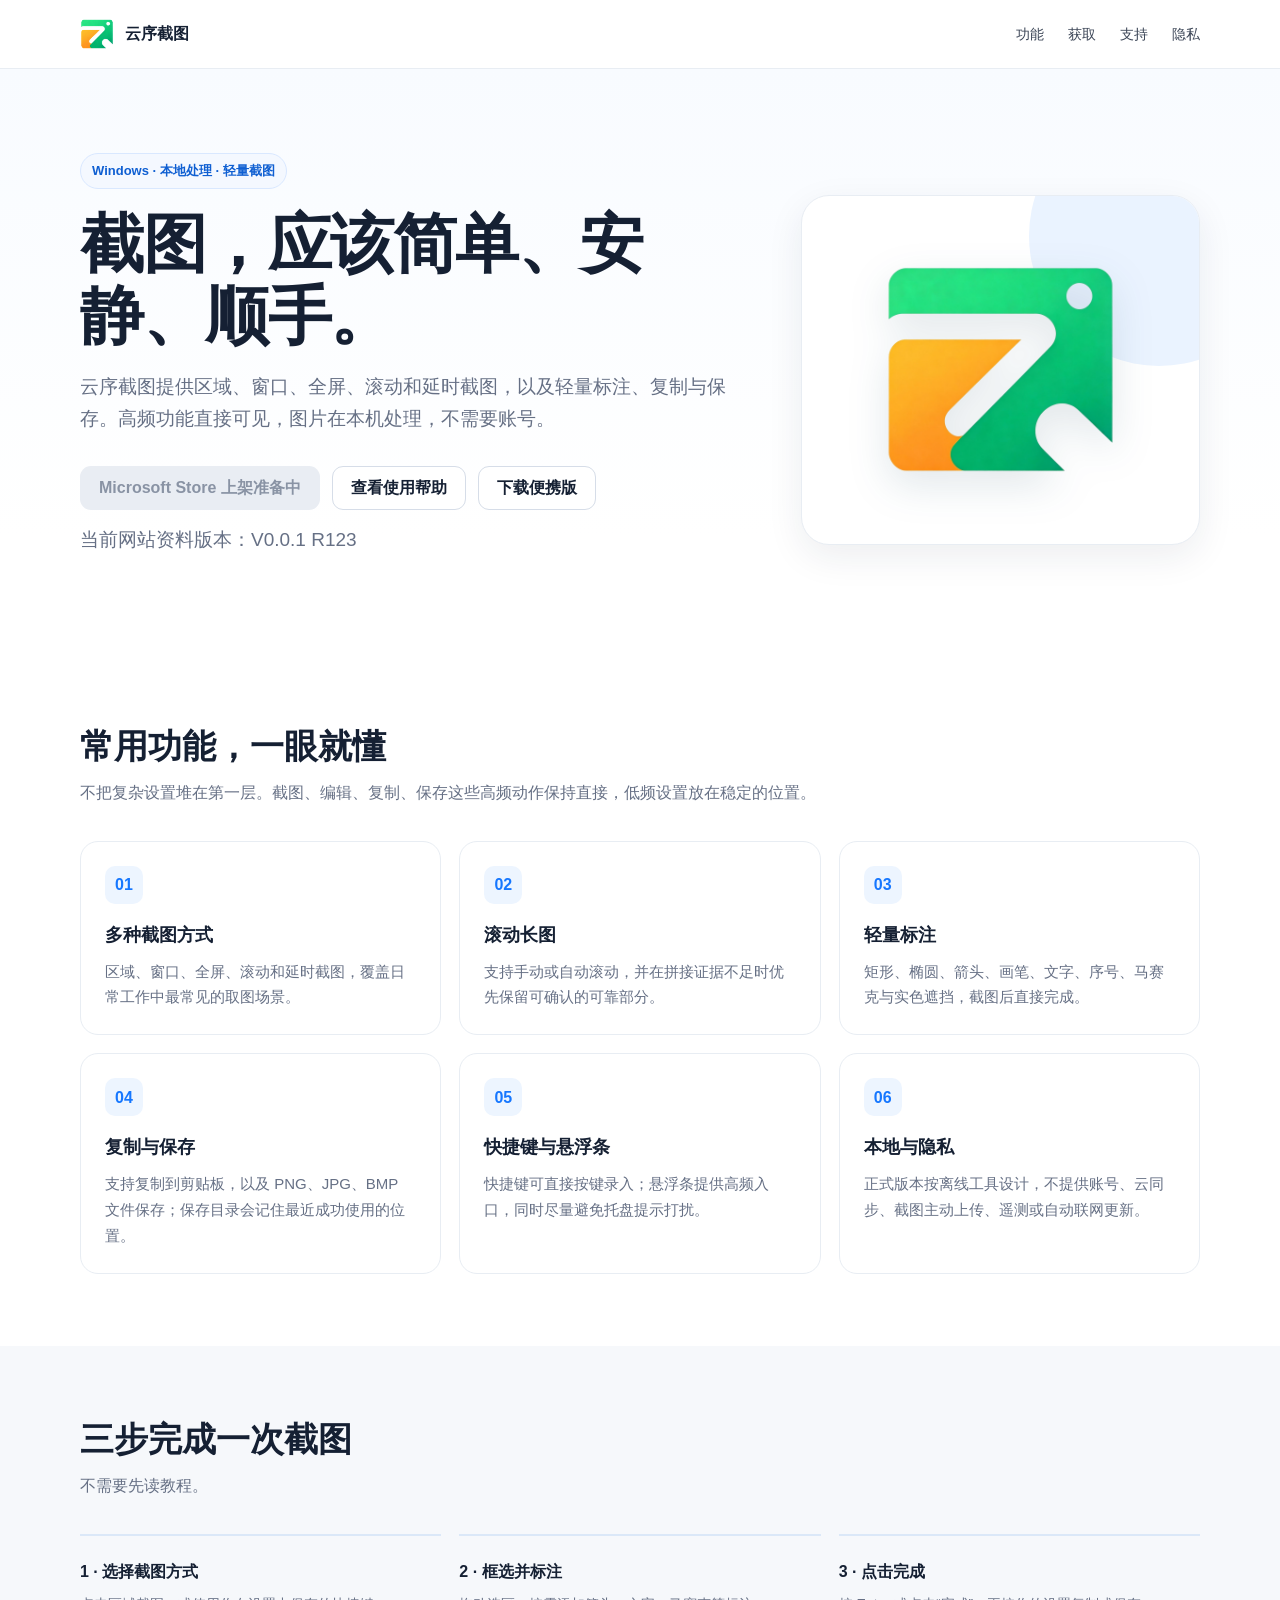
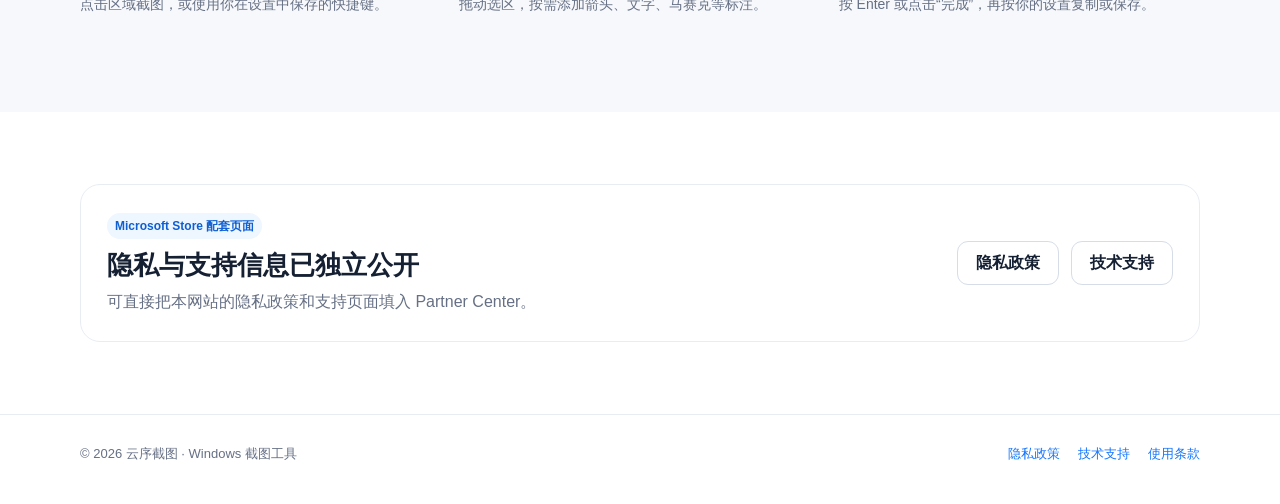
<file: index.html>
<!doctype html><html lang="zh-CN"><head><title>云序截图｜轻量、安静的 Windows 截图工具</title><meta name="description" content="云序截图是一款面向 Windows 的本地截图工具，支持区域、窗口、全屏、滚动、延时截图和轻量标注。"><meta charset="utf-8"><meta name="viewport" content="width=device-width,initial-scale=1"><meta name="color-scheme" content="light"><link rel="icon" href="assets/favicon.png"><link rel="apple-touch-icon" href="assets/apple-touch-icon.png"><link rel="stylesheet" href="assets/style.css"><script defer src="assets/site-config.js"></script><script defer src="assets/app.js"></script></head><body class=""><header class="topbar"><div class="wrap nav"><a class="brand" href="index.html"><img src="assets/favicon.png" alt=""><span>云序截图</span></a><nav class="navlinks" aria-label="主导航"><a href="index.html#features">功能</a><a href="download.html">获取</a><a href="support.html">支持</a><a href="privacy.html">隐私</a></nav></div></header><main><section class="hero"><div class="wrap hero-grid"><div><span class="eyebrow">Windows · 本地处理 · 轻量截图</span><h1>截图，应该简单、安静、顺手。</h1><p>云序截图提供区域、窗口、全屏、滚动和延时截图，以及轻量标注、复制与保存。高频功能直接可见，图片在本机处理，不需要账号。</p><div class="actions"><a class="btn primary" data-store-link aria-disabled="true">Microsoft Store 上架准备中</a><a class="btn secondary" href="support.html">查看使用帮助</a><a class="btn secondary" data-portable-link hidden>下载便携版</a></div><p class="small" style="margin-top:14px">当前网站资料版本：<span data-version>V0.0.1</span> <span data-revision>R123</span></p></div><div class="hero-card"><img src="assets/app_logo.png" alt="云序截图应用图标"></div></div></section>
<section class="section" id="features"><div class="wrap"><h2>常用功能，一眼就懂</h2><p class="lead">不把复杂设置堆在第一层。截图、编辑、复制、保存这些高频动作保持直接，低频设置放在稳定的位置。</p><div class="grid">
<div class="card"><div class="icon">01</div><h3>多种截图方式</h3><p>区域、窗口、全屏、滚动和延时截图，覆盖日常工作中最常见的取图场景。</p></div>
<div class="card"><div class="icon">02</div><h3>滚动长图</h3><p>支持手动或自动滚动，并在拼接证据不足时优先保留可确认的可靠部分。</p></div>
<div class="card"><div class="icon">03</div><h3>轻量标注</h3><p>矩形、椭圆、箭头、画笔、文字、序号、马赛克与实色遮挡，截图后直接完成。</p></div>
<div class="card"><div class="icon">04</div><h3>复制与保存</h3><p>支持复制到剪贴板，以及 PNG、JPG、BMP 文件保存；保存目录会记住最近成功使用的位置。</p></div>
<div class="card"><div class="icon">05</div><h3>快捷键与悬浮条</h3><p>快捷键可直接按键录入；悬浮条提供高频入口，同时尽量避免托盘提示打扰。</p></div>
<div class="card"><div class="icon">06</div><h3>本地与隐私</h3><p>正式版本按离线工具设计，不提供账号、云同步、截图主动上传、遥测或自动联网更新。</p></div>
</div></div></section>
<section class="section alt"><div class="wrap"><h2>三步完成一次截图</h2><p class="lead">不需要先读教程。</p><div class="steps"><div class="step"><b>1 · 选择截图方式</b><span>点击区域截图，或使用你在设置中保存的快捷键。</span></div><div class="step"><b>2 · 框选并标注</b><span>拖动选区，按需添加箭头、文字、马赛克等标注。</span></div><div class="step"><b>3 · 点击完成</b><span>按 Enter 或点击“完成”，再按你的设置复制或保存。</span></div></div></div></section>
<section class="section"><div class="wrap"><div class="store-panel"><div><span class="tag">Microsoft Store 配套页面</span><h2 style="font-size:26px;margin:10px 0 6px">隐私与支持信息已独立公开</h2><p class="lead" style="margin:0">可直接把本网站的隐私政策和支持页面填入 Partner Center。</p></div><div class="actions"><a class="btn secondary" href="privacy.html">隐私政策</a><a class="btn secondary" href="support.html">技术支持</a></div></div></div></section></main><footer class="footer"><div class="wrap footer-row"><div>© 2026 云序截图 · Windows 截图工具</div><div class="footer-links"><a href="privacy.html">隐私政策</a><a href="support.html">技术支持</a><a href="terms.html">使用条款</a></div></div></footer></body></html>
</file>
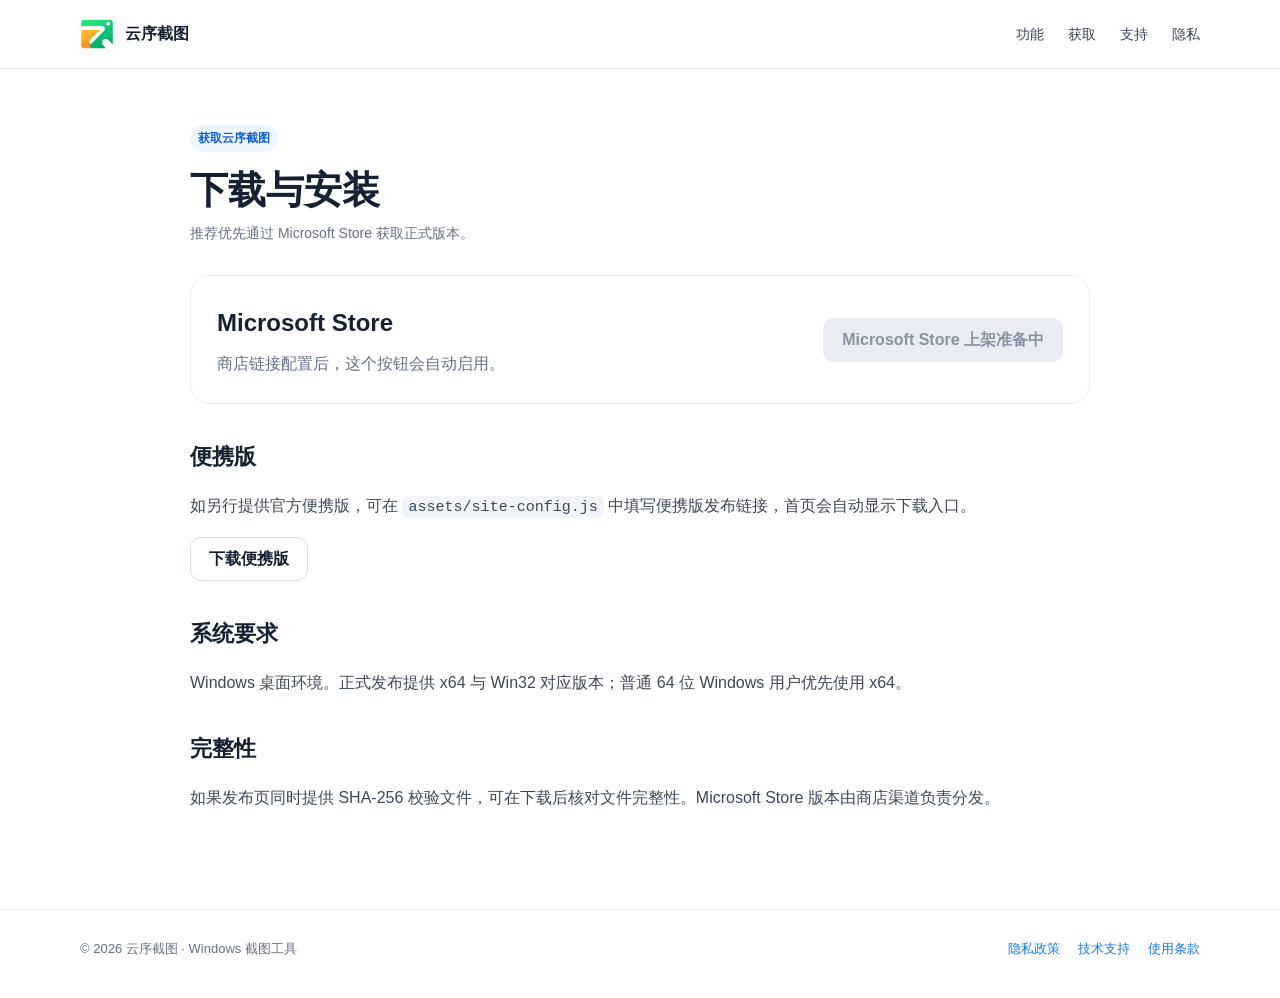
<file: download.html>
<!doctype html><html lang="zh-CN"><head><title>下载｜云序截图</title><meta name="description" content="通过 Microsoft Store 或官方便携渠道获取云序截图。"><meta charset="utf-8"><meta name="viewport" content="width=device-width,initial-scale=1"><meta name="color-scheme" content="light"><link rel="icon" href="assets/favicon.png"><link rel="apple-touch-icon" href="assets/apple-touch-icon.png"><link rel="stylesheet" href="assets/style.css"><script defer src="assets/site-config.js"></script><script defer src="assets/app.js"></script></head><body class="legal-page"><header class="topbar"><div class="wrap nav"><a class="brand" href="index.html"><img src="assets/favicon.png" alt=""><span>云序截图</span></a><nav class="navlinks" aria-label="主导航"><a href="index.html#features">功能</a><a href="download.html">获取</a><a href="support.html">支持</a><a href="privacy.html">隐私</a></nav></div></header><main class="legal"><div class="wrap paper"><span class="tag">获取云序截图</span><h1>下载与安装</h1><div class="meta">推荐优先通过 Microsoft Store 获取正式版本。</div><div class="store-panel"><div><h2 style="font-size:24px;margin:0 0 6px">Microsoft Store</h2><p style="margin:0;color:var(--muted)">商店链接配置后，这个按钮会自动启用。</p></div><a class="btn primary" data-store-link aria-disabled="true">Microsoft Store 上架准备中</a></div><h2>便携版</h2><p>如另行提供官方便携版，可在 <span class="code">assets/site-config.js</span> 中填写便携版发布链接，首页会自动显示下载入口。</p><a class="btn secondary" data-portable-link hidden>下载便携版</a><h2>系统要求</h2><p>Windows 桌面环境。正式发布提供 x64 与 Win32 对应版本；普通 64 位 Windows 用户优先使用 x64。</p><h2>完整性</h2><p>如果发布页同时提供 SHA-256 校验文件，可在下载后核对文件完整性。Microsoft Store 版本由商店渠道负责分发。</p></div></main><footer class="footer"><div class="wrap footer-row"><div>© 2026 云序截图 · Windows 截图工具</div><div class="footer-links"><a href="privacy.html">隐私政策</a><a href="support.html">技术支持</a><a href="terms.html">使用条款</a></div></div></footer></body></html>
</file>
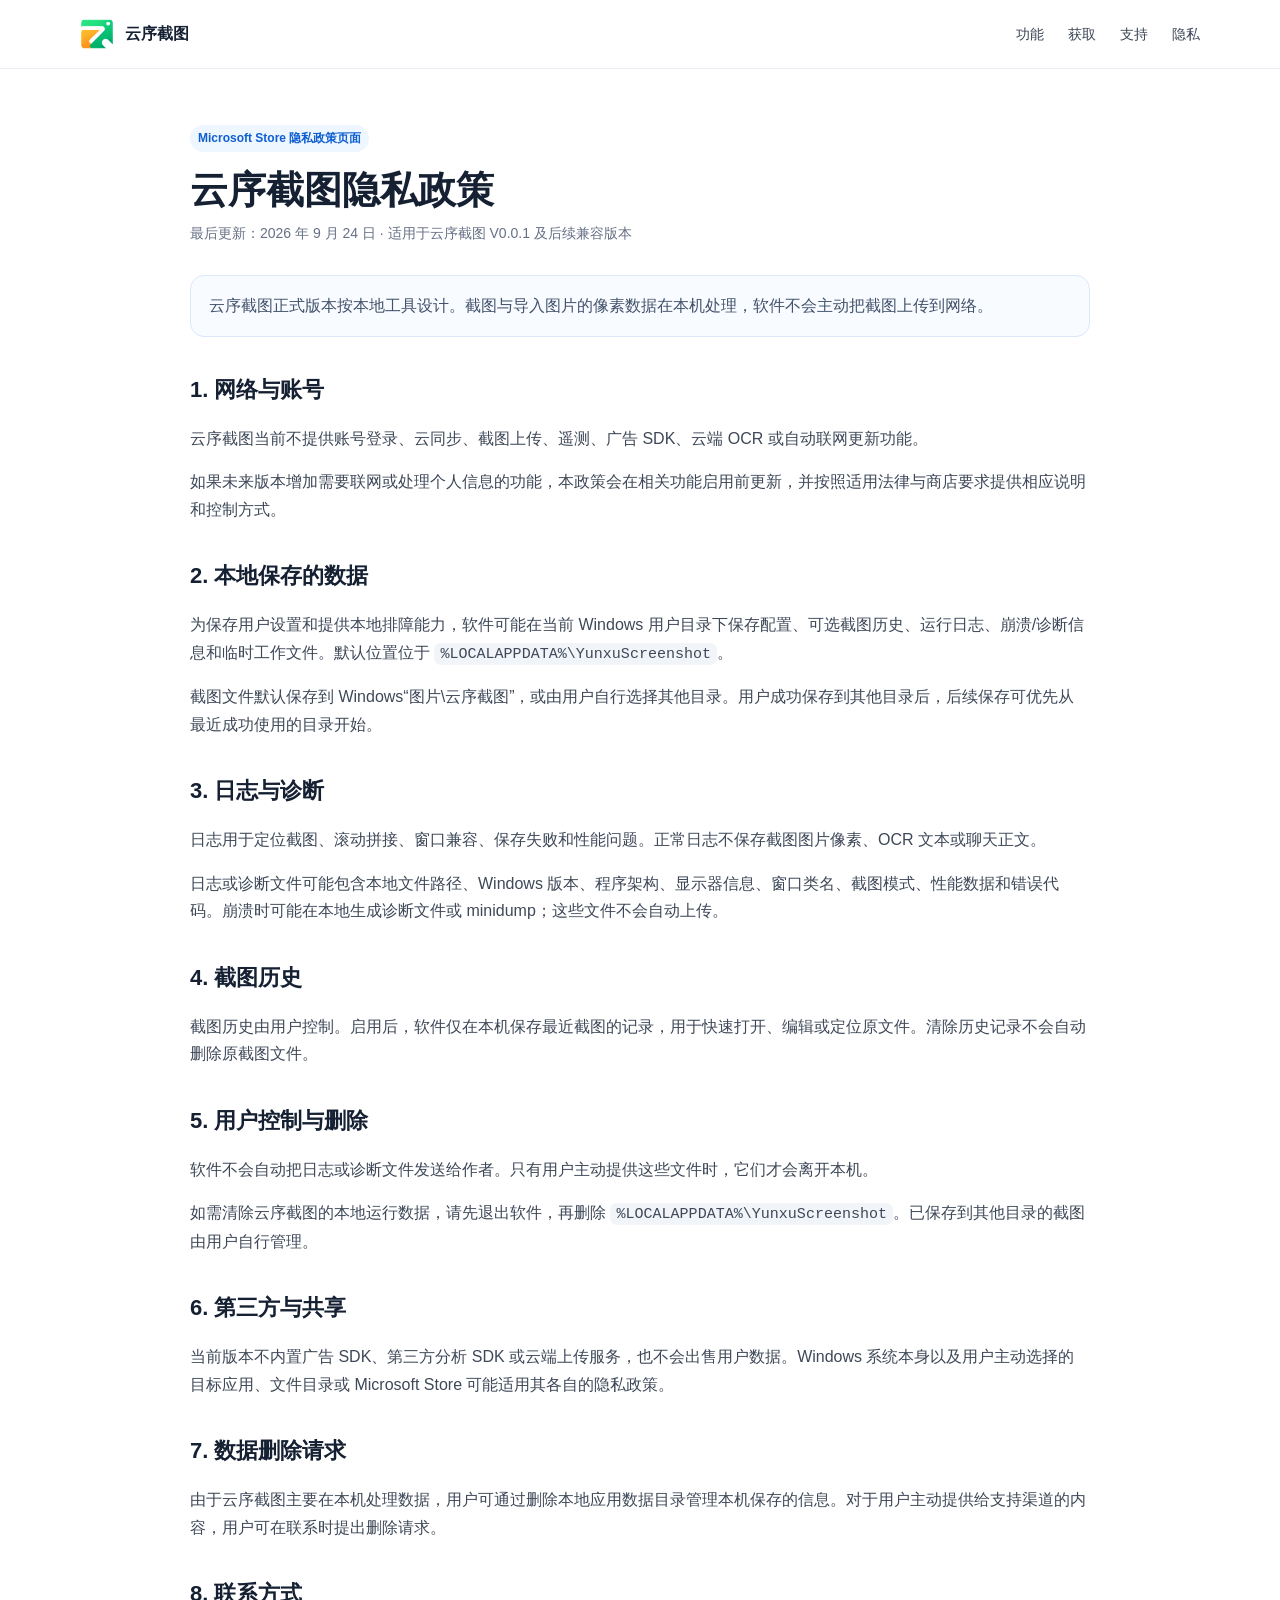
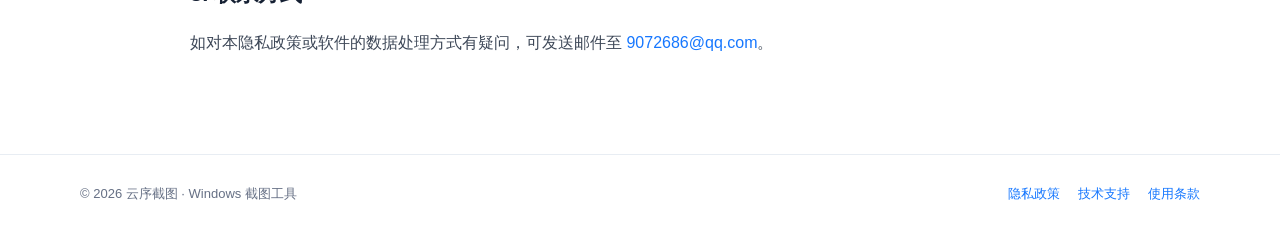
<file: privacy.html>
<!doctype html><html lang="zh-CN"><head><title>隐私政策｜云序截图</title><meta name="description" content="云序截图隐私政策：本地处理、无账号、无主动截图上传、无遥测。"><meta charset="utf-8"><meta name="viewport" content="width=device-width,initial-scale=1"><meta name="color-scheme" content="light"><link rel="icon" href="assets/favicon.png"><link rel="apple-touch-icon" href="assets/apple-touch-icon.png"><link rel="stylesheet" href="assets/style.css"><script defer src="assets/site-config.js"></script><script defer src="assets/app.js"></script></head><body class="legal-page"><header class="topbar"><div class="wrap nav"><a class="brand" href="index.html"><img src="assets/favicon.png" alt=""><span>云序截图</span></a><nav class="navlinks" aria-label="主导航"><a href="index.html#features">功能</a><a href="download.html">获取</a><a href="support.html">支持</a><a href="privacy.html">隐私</a></nav></div></header><main class="legal"><div class="wrap paper"><span class="tag">Microsoft Store 隐私政策页面</span><h1>云序截图隐私政策</h1><div class="meta">最后更新：2026 年 9 月 24 日 · 适用于云序截图 V0.0.1 及后续兼容版本</div><div class="notice">云序截图正式版本按本地工具设计。截图与导入图片的像素数据在本机处理，软件不会主动把截图上传到网络。</div>
<h2>1. 网络与账号</h2><p>云序截图当前不提供账号登录、云同步、截图上传、遥测、广告 SDK、云端 OCR 或自动联网更新功能。</p><p>如果未来版本增加需要联网或处理个人信息的功能，本政策会在相关功能启用前更新，并按照适用法律与商店要求提供相应说明和控制方式。</p>
<h2>2. 本地保存的数据</h2><p>为保存用户设置和提供本地排障能力，软件可能在当前 Windows 用户目录下保存配置、可选截图历史、运行日志、崩溃/诊断信息和临时工作文件。默认位置位于 <span class="code">%LOCALAPPDATA%\YunxuScreenshot</span>。</p><p>截图文件默认保存到 Windows“图片\云序截图”，或由用户自行选择其他目录。用户成功保存到其他目录后，后续保存可优先从最近成功使用的目录开始。</p>
<h2>3. 日志与诊断</h2><p>日志用于定位截图、滚动拼接、窗口兼容、保存失败和性能问题。正常日志不保存截图图片像素、OCR 文本或聊天正文。</p><p>日志或诊断文件可能包含本地文件路径、Windows 版本、程序架构、显示器信息、窗口类名、截图模式、性能数据和错误代码。崩溃时可能在本地生成诊断文件或 minidump；这些文件不会自动上传。</p>
<h2>4. 截图历史</h2><p>截图历史由用户控制。启用后，软件仅在本机保存最近截图的记录，用于快速打开、编辑或定位原文件。清除历史记录不会自动删除原截图文件。</p>
<h2>5. 用户控制与删除</h2><p>软件不会自动把日志或诊断文件发送给作者。只有用户主动提供这些文件时，它们才会离开本机。</p><p>如需清除云序截图的本地运行数据，请先退出软件，再删除 <span class="code">%LOCALAPPDATA%\YunxuScreenshot</span>。已保存到其他目录的截图由用户自行管理。</p>
<h2>6. 第三方与共享</h2><p>当前版本不内置广告 SDK、第三方分析 SDK 或云端上传服务，也不会出售用户数据。Windows 系统本身以及用户主动选择的目标应用、文件目录或 Microsoft Store 可能适用其各自的隐私政策。</p>
<h2>7. 数据删除请求</h2><p>由于云序截图主要在本机处理数据，用户可通过删除本地应用数据目录管理本机保存的信息。对于用户主动提供给支持渠道的内容，用户可在联系时提出删除请求。</p>
<h2>8. 联系方式</h2><p>如对本隐私政策或软件的数据处理方式有疑问，可发送邮件至 <a data-email href="mailto:9072686@qq.com">9072686@qq.com</a>。</p></div></main><footer class="footer"><div class="wrap footer-row"><div>© 2026 云序截图 · Windows 截图工具</div><div class="footer-links"><a href="privacy.html">隐私政策</a><a href="support.html">技术支持</a><a href="terms.html">使用条款</a></div></div></footer></body></html>
</file>
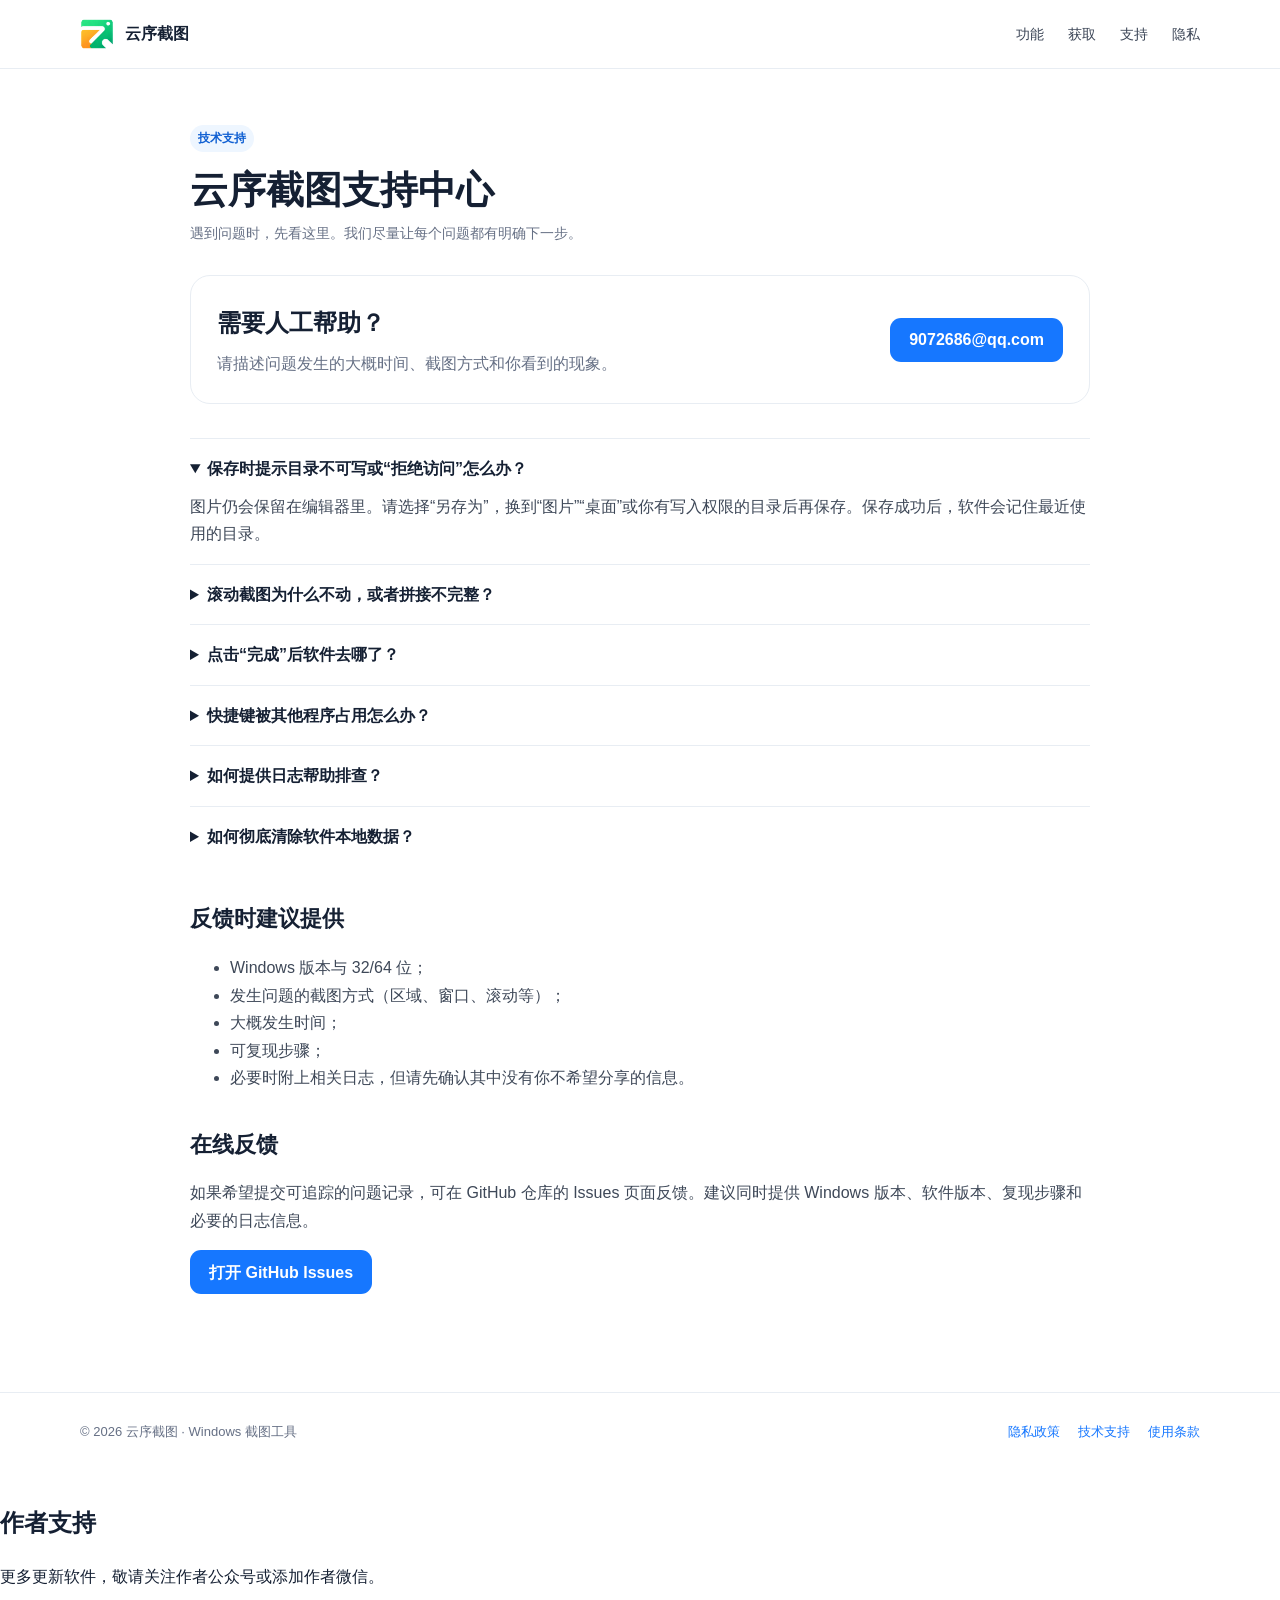
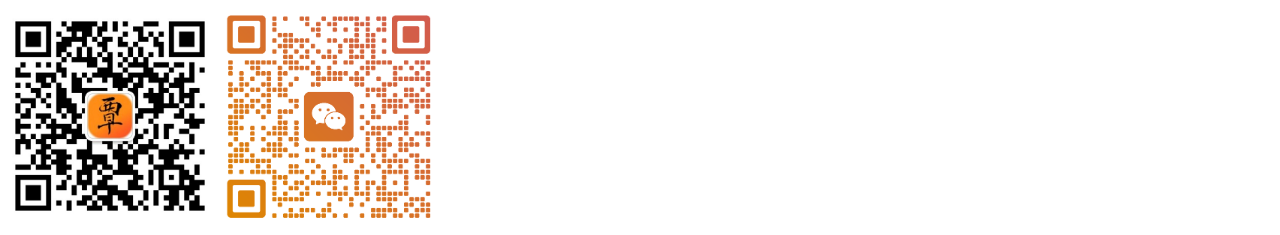
<file: support.html>
<!doctype html><html lang="zh-CN"><head><title>技术支持｜云序截图</title><meta name="description" content="云序截图常见问题、日志位置与支持联系方式。"><meta charset="utf-8"><meta name="viewport" content="width=device-width,initial-scale=1"><meta name="color-scheme" content="light"><link rel="icon" href="assets/favicon.png"><link rel="apple-touch-icon" href="assets/apple-touch-icon.png"><link rel="stylesheet" href="assets/style.css"><script defer src="assets/site-config.js"></script><script defer src="assets/app.js"></script></head><body class="legal-page"><header class="topbar"><div class="wrap nav"><a class="brand" href="index.html"><img src="assets/favicon.png" alt=""><span>云序截图</span></a><nav class="navlinks" aria-label="主导航"><a href="index.html#features">功能</a><a href="download.html">获取</a><a href="support.html">支持</a><a href="privacy.html">隐私</a></nav></div></header><main class="legal"><div class="wrap paper"><span class="tag">技术支持</span><h1>云序截图支持中心</h1><div class="meta">遇到问题时，先看这里。我们尽量让每个问题都有明确下一步。</div>
<div class="store-panel"><div><h2 style="font-size:24px;margin:0 0 6px">需要人工帮助？</h2><p style="margin:0;color:var(--muted)">请描述问题发生的大概时间、截图方式和你看到的现象。</p></div><a class="btn primary" data-email href="mailto:9072686@qq.com">9072686@qq.com</a></div>
<section class="faq" style="margin-top:34px"><details open><summary>保存时提示目录不可写或“拒绝访问”怎么办？</summary><p>图片仍会保留在编辑器里。请选择“另存为”，换到“图片”“桌面”或你有写入权限的目录后再保存。保存成功后，软件会记住最近使用的目录。</p></details>
<details><summary>滚动截图为什么不动，或者拼接不完整？</summary><p>优先使用“自动滚动”。如果当前页面不支持自动滚动，请按界面提示把鼠标放回蓝框内再滚动。游戏、受保护内容、远程桌面、持续大面积动画和高度重复页面可能无法可靠拼接。</p></details>
<details><summary>点击“完成”后软件去哪了？</summary><p>从可见主界面开始截图时，完成后会恢复主界面；如果原本就是从托盘开始，则继续保持托盘状态。可点击托盘图标恢复主界面。</p></details>
<details><summary>快捷键被其他程序占用怎么办？</summary><p>进入“软件设置”，点击快捷键输入框后直接按新的组合键。软件会在保存前提示该组合键是否可用。</p></details>
<details><summary>如何提供日志帮助排查？</summary><p>在“软件设置 → 通用”中打开日志目录。日志默认位于 <span class="code">%LOCALAPPDATA%\YunxuScreenshot\logs</span>。发送前请先自行确认内容，因为日志可能包含本地路径、窗口类名等技术信息。</p></details>
<details><summary>如何彻底清除软件本地数据？</summary><p>退出云序截图后删除 <span class="code">%LOCALAPPDATA%\YunxuScreenshot</span>。这不会自动删除你已经保存到其他目录的截图文件。</p></details></section>
<h2>反馈时建议提供</h2><ul><li>Windows 版本与 32/64 位；</li><li>发生问题的截图方式（区域、窗口、滚动等）；</li><li>大概发生时间；</li><li>可复现步骤；</li><li>必要时附上相关日志，但请先确认其中没有你不希望分享的信息。</li></ul><h2>在线反馈</h2><p>如果希望提交可追踪的问题记录，可在 GitHub 仓库的 Issues 页面反馈。建议同时提供 Windows 版本、软件版本、复现步骤和必要的日志信息。</p><p><a class="btn primary" href="https://github.com/qindagui/YunXu-screenshot/issues" target="_blank" rel="noopener">打开 GitHub Issues</a></p></div></main><footer class="footer"><div class="wrap footer-row"><div>© 2026 云序截图 · Windows 截图工具</div><div class="footer-links"><a href="privacy.html">隐私政策</a><a href="support.html">技术支持</a><a href="terms.html">使用条款</a></div></div></footer>
<section>
<h2>作者支持</h2>
<p>更多更新软件，敬请关注作者公众号或添加作者微信。</p>
<div><img src="assets/official_account_qr.png" alt="公众号二维码" width="220"><img src="assets/customer_service_wechat_qr.png" alt="微信二维码" width="220"></div>
</section>
</body></html>
</file>
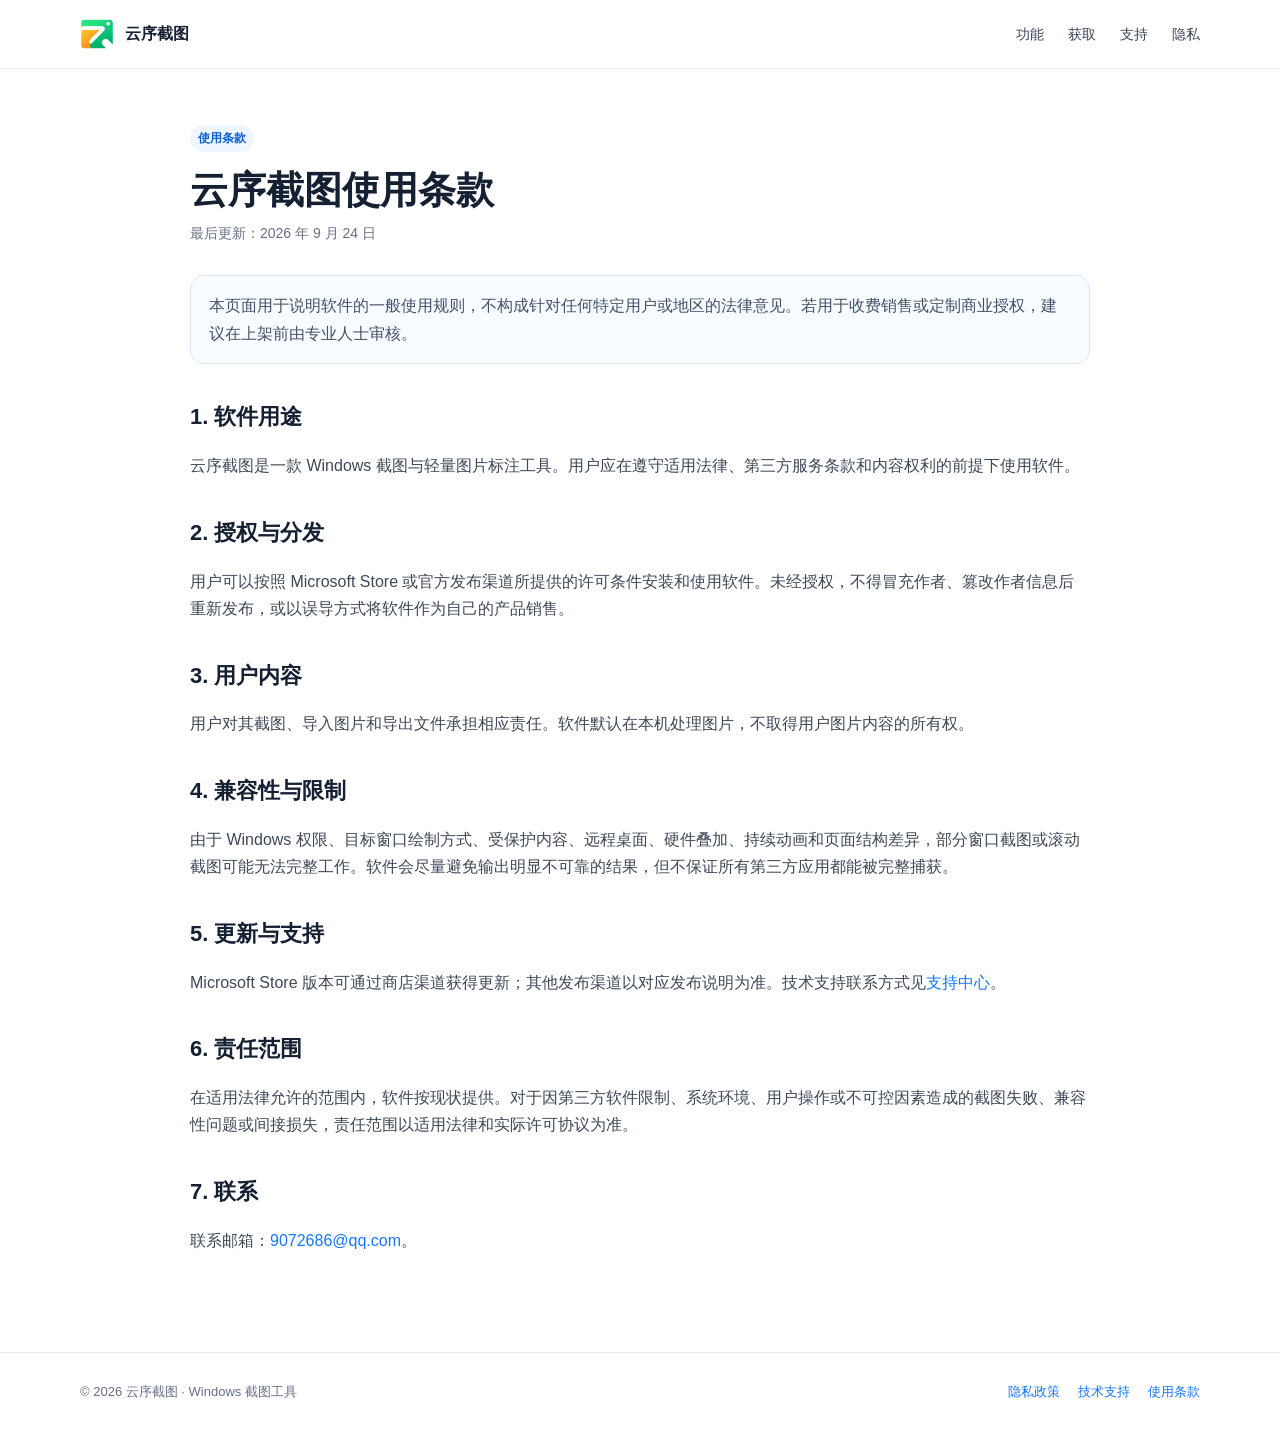
<file: terms.html>
<!doctype html><html lang="zh-CN"><head><title>使用条款｜云序截图</title><meta name="description" content="云序截图一般使用条款与兼容性说明。"><meta charset="utf-8"><meta name="viewport" content="width=device-width,initial-scale=1"><meta name="color-scheme" content="light"><link rel="icon" href="assets/favicon.png"><link rel="apple-touch-icon" href="assets/apple-touch-icon.png"><link rel="stylesheet" href="assets/style.css"><script defer src="assets/site-config.js"></script><script defer src="assets/app.js"></script></head><body class="legal-page"><header class="topbar"><div class="wrap nav"><a class="brand" href="index.html"><img src="assets/favicon.png" alt=""><span>云序截图</span></a><nav class="navlinks" aria-label="主导航"><a href="index.html#features">功能</a><a href="download.html">获取</a><a href="support.html">支持</a><a href="privacy.html">隐私</a></nav></div></header><main class="legal"><div class="wrap paper"><span class="tag">使用条款</span><h1>云序截图使用条款</h1><div class="meta">最后更新：2026 年 9 月 24 日</div><div class="notice">本页面用于说明软件的一般使用规则，不构成针对任何特定用户或地区的法律意见。若用于收费销售或定制商业授权，建议在上架前由专业人士审核。</div>
<h2>1. 软件用途</h2><p>云序截图是一款 Windows 截图与轻量图片标注工具。用户应在遵守适用法律、第三方服务条款和内容权利的前提下使用软件。</p>
<h2>2. 授权与分发</h2><p>用户可以按照 Microsoft Store 或官方发布渠道所提供的许可条件安装和使用软件。未经授权，不得冒充作者、篡改作者信息后重新发布，或以误导方式将软件作为自己的产品销售。</p>
<h2>3. 用户内容</h2><p>用户对其截图、导入图片和导出文件承担相应责任。软件默认在本机处理图片，不取得用户图片内容的所有权。</p>
<h2>4. 兼容性与限制</h2><p>由于 Windows 权限、目标窗口绘制方式、受保护内容、远程桌面、硬件叠加、持续动画和页面结构差异，部分窗口截图或滚动截图可能无法完整工作。软件会尽量避免输出明显不可靠的结果，但不保证所有第三方应用都能被完整捕获。</p>
<h2>5. 更新与支持</h2><p>Microsoft Store 版本可通过商店渠道获得更新；其他发布渠道以对应发布说明为准。技术支持联系方式见<a href="support.html">支持中心</a>。</p>
<h2>6. 责任范围</h2><p>在适用法律允许的范围内，软件按现状提供。对于因第三方软件限制、系统环境、用户操作或不可控因素造成的截图失败、兼容性问题或间接损失，责任范围以适用法律和实际许可协议为准。</p>
<h2>7. 联系</h2><p>联系邮箱：<a data-email href="mailto:9072686@qq.com">9072686@qq.com</a>。</p></div></main><footer class="footer"><div class="wrap footer-row"><div>© 2026 云序截图 · Windows 截图工具</div><div class="footer-links"><a href="privacy.html">隐私政策</a><a href="support.html">技术支持</a><a href="terms.html">使用条款</a></div></div></footer></body></html>
</file>
<file: assets/style.css>
/* 云序截图 GitHub Pages - 无第三方依赖 */
:root{--brand:#1677ff;--brand2:#0f5fd2;--ink:#152033;--muted:#667085;--line:#e8edf3;--soft:#f6f8fb;--ok:#0d9f6e;--warn:#ad6800;--radius:18px;--shadow:0 12px 36px rgba(20,34,60,.08)}
*{box-sizing:border-box}html{scroll-behavior:smooth}body{margin:0;color:var(--ink);background:#fff;font-family:-apple-system,BlinkMacSystemFont,"Segoe UI","Microsoft YaHei UI","Microsoft YaHei",Arial,sans-serif;line-height:1.72;-webkit-font-smoothing:antialiased}a{color:var(--brand);text-decoration:none}a:hover{text-decoration:underline}.wrap{width:min(1120px,calc(100% - 40px));margin:0 auto}.topbar{position:sticky;top:0;z-index:20;background:rgba(255,255,255,.94);backdrop-filter:blur(12px);border-bottom:1px solid var(--line)}.nav{height:68px;display:flex;align-items:center;justify-content:space-between;gap:22px}.brand{display:flex;align-items:center;gap:11px;font-weight:750;color:var(--ink);white-space:nowrap}.brand img{width:34px;height:34px;border-radius:9px}.navlinks{display:flex;gap:24px;align-items:center;font-size:14px}.navlinks a{color:#3c4657}.hero{padding:84px 0 66px;background:linear-gradient(180deg,#f8fbff 0,#fff 80%)}.hero-grid{display:grid;grid-template-columns:1.25fr .75fr;gap:56px;align-items:center}.eyebrow{display:inline-flex;align-items:center;gap:8px;padding:6px 11px;border:1px solid #d9e8ff;border-radius:999px;color:var(--brand2);background:#f4f8ff;font-size:13px;font-weight:650}.hero h1{font-size:clamp(38px,6vw,64px);line-height:1.12;margin:20px 0 18px;letter-spacing:-1.5px}.hero p{font-size:19px;color:var(--muted);max-width:710px;margin:0 0 30px}.actions{display:flex;flex-wrap:wrap;gap:12px}.btn{display:inline-flex;align-items:center;justify-content:center;min-height:44px;padding:0 18px;border-radius:11px;font-weight:700;border:1px solid transparent;cursor:pointer}.btn.primary{background:var(--brand);color:#fff}.btn.primary:hover{background:var(--brand2);text-decoration:none}.btn.secondary{border-color:#d6dde8;color:var(--ink);background:#fff}.btn.disabled{background:#e9edf3;color:#8993a4;cursor:default}.hero-card{background:#fff;border:1px solid var(--line);border-radius:28px;box-shadow:var(--shadow);padding:38px;min-height:350px;display:flex;align-items:center;justify-content:center;position:relative;overflow:hidden}.hero-card:before{content:"";position:absolute;width:260px;height:260px;border-radius:50%;background:#eaf3ff;right:-90px;top:-90px}.hero-card img{width:min(250px,75%);position:relative;filter:drop-shadow(0 14px 20px rgba(10,60,80,.12))}.section{padding:72px 0}.section.alt{background:var(--soft)}.section h2{font-size:34px;line-height:1.25;margin:0 0 12px}.lead{color:var(--muted);max-width:760px;margin:0 0 34px}.grid{display:grid;grid-template-columns:repeat(3,1fr);gap:18px}.card{border:1px solid var(--line);border-radius:var(--radius);padding:24px;background:#fff}.card h3{margin:0 0 8px;font-size:18px}.card p{color:var(--muted);margin:0;font-size:15px}.icon{width:38px;height:38px;border-radius:10px;display:grid;place-items:center;background:#edf5ff;color:var(--brand);font-weight:800;margin-bottom:16px}.steps{display:grid;grid-template-columns:repeat(3,1fr);gap:18px}.step{padding:22px 0;border-top:2px solid #dbe8f8}.step b{display:block;font-size:16px;margin-bottom:5px}.step span{color:var(--muted);font-size:14px}.notice{border:1px solid #dbe8f8;background:#f8fbff;border-radius:14px;padding:16px 18px;color:#42526a}.legal{padding:54px 0 82px}.legal .paper{max-width:900px;margin:0 auto}.paper h1{font-size:38px;line-height:1.2;margin:16px 0 8px}.paper h2{font-size:22px;margin:34px 0 8px}.paper h3{font-size:17px;margin:26px 0 6px}.paper p,.paper li{color:#3e4858}.meta{color:var(--muted);font-size:14px;margin-bottom:30px}.toc{background:var(--soft);padding:18px 22px;border-radius:14px;margin:24px 0}.faq details{border-top:1px solid var(--line);padding:16px 0}.faq summary{cursor:pointer;font-weight:700}.faq details p{margin:10px 0 0}.code{font-family:Consolas,"SFMono-Regular",monospace;background:#f1f4f8;border-radius:7px;padding:2px 6px;font-size:.94em}.footer{border-top:1px solid var(--line);padding:28px 0 38px;color:var(--muted);font-size:13px}.footer-row{display:flex;justify-content:space-between;gap:20px;align-items:flex-start}.footer-links{display:flex;gap:18px;flex-wrap:wrap}.tag{display:inline-block;padding:3px 8px;border-radius:999px;background:#eef6ff;color:var(--brand2);font-size:12px;font-weight:650}.store-panel{display:flex;justify-content:space-between;align-items:center;gap:24px;border:1px solid var(--line);border-radius:20px;padding:26px;background:#fff}.small{font-size:13px;color:var(--muted)}
@media(max-width:820px){.navlinks{display:none}.hero{padding-top:54px}.hero-grid{grid-template-columns:1fr;gap:28px}.hero-card{min-height:260px}.grid,.steps{grid-template-columns:1fr}.section{padding:54px 0}.footer-row,.store-panel{flex-direction:column;align-items:flex-start}.wrap{width:min(100% - 28px,1120px)}}
@media(prefers-reduced-motion:reduce){html{scroll-behavior:auto}}
</file>
